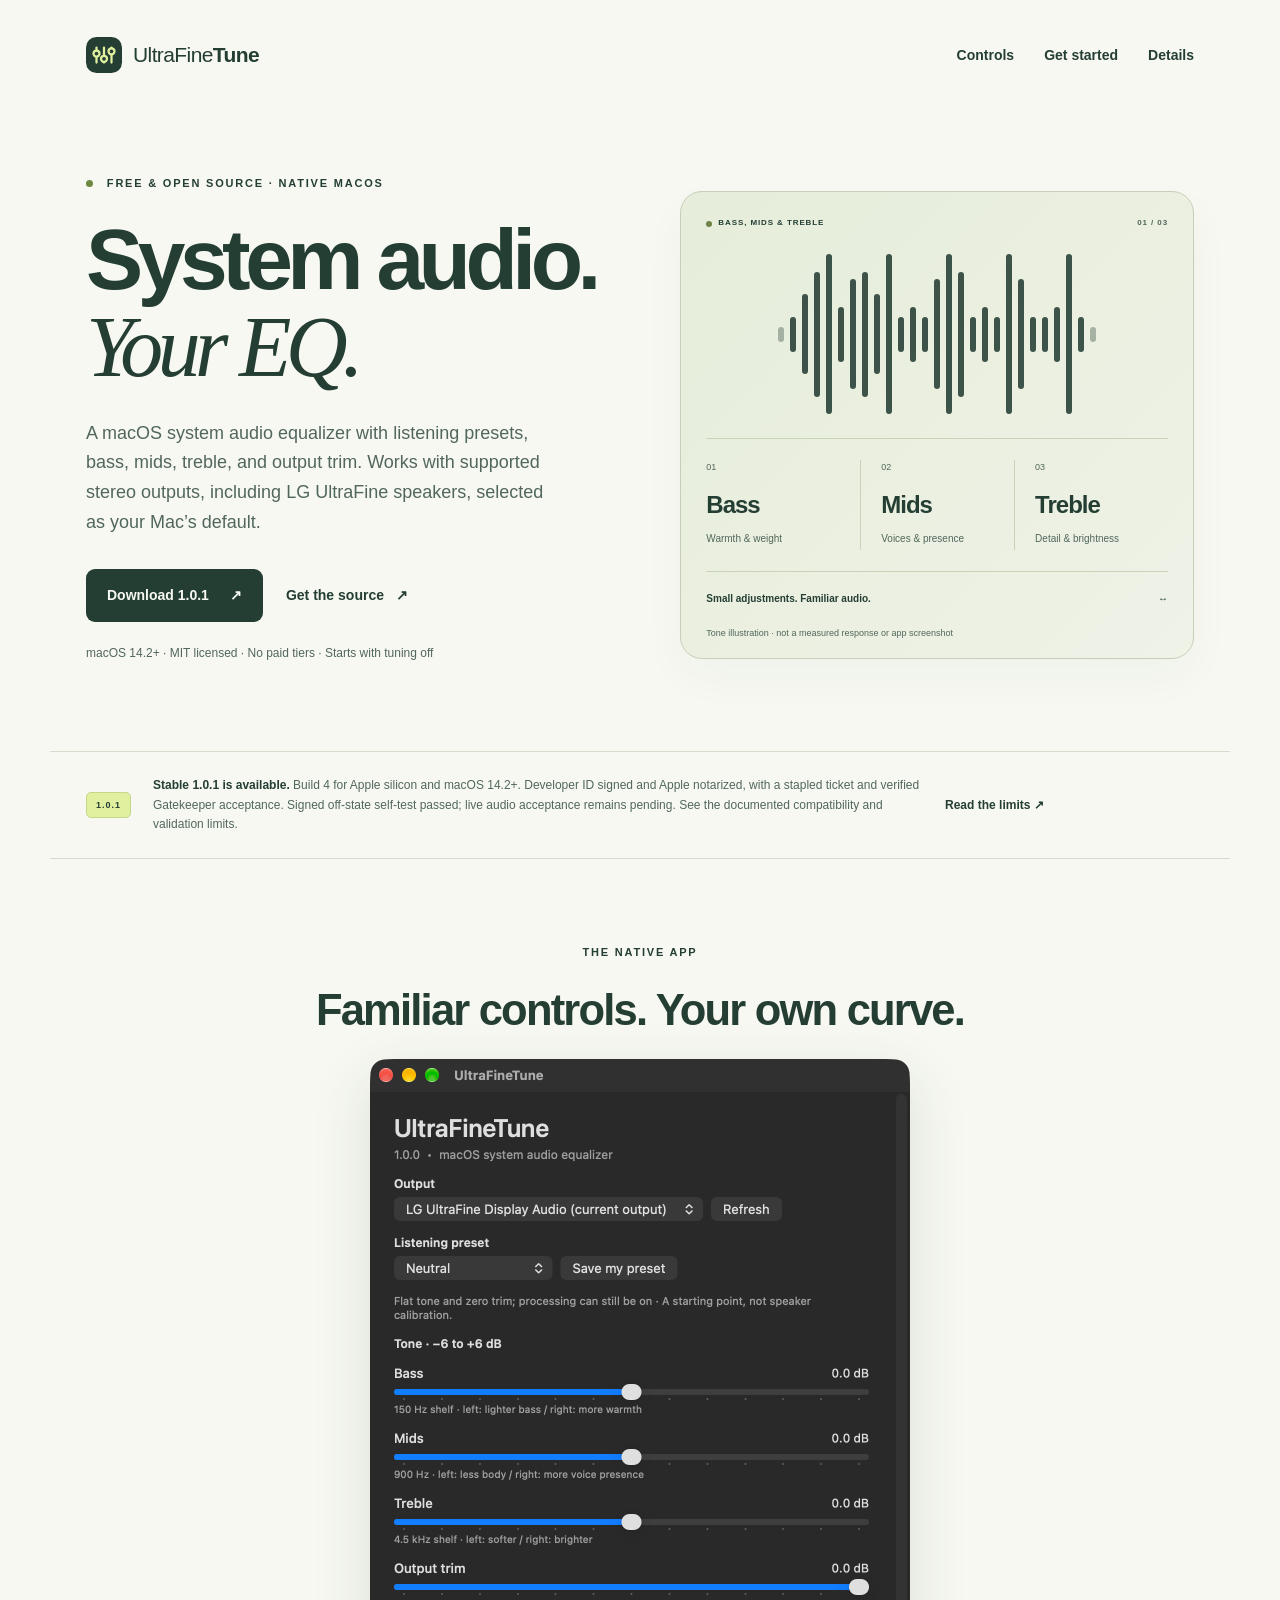
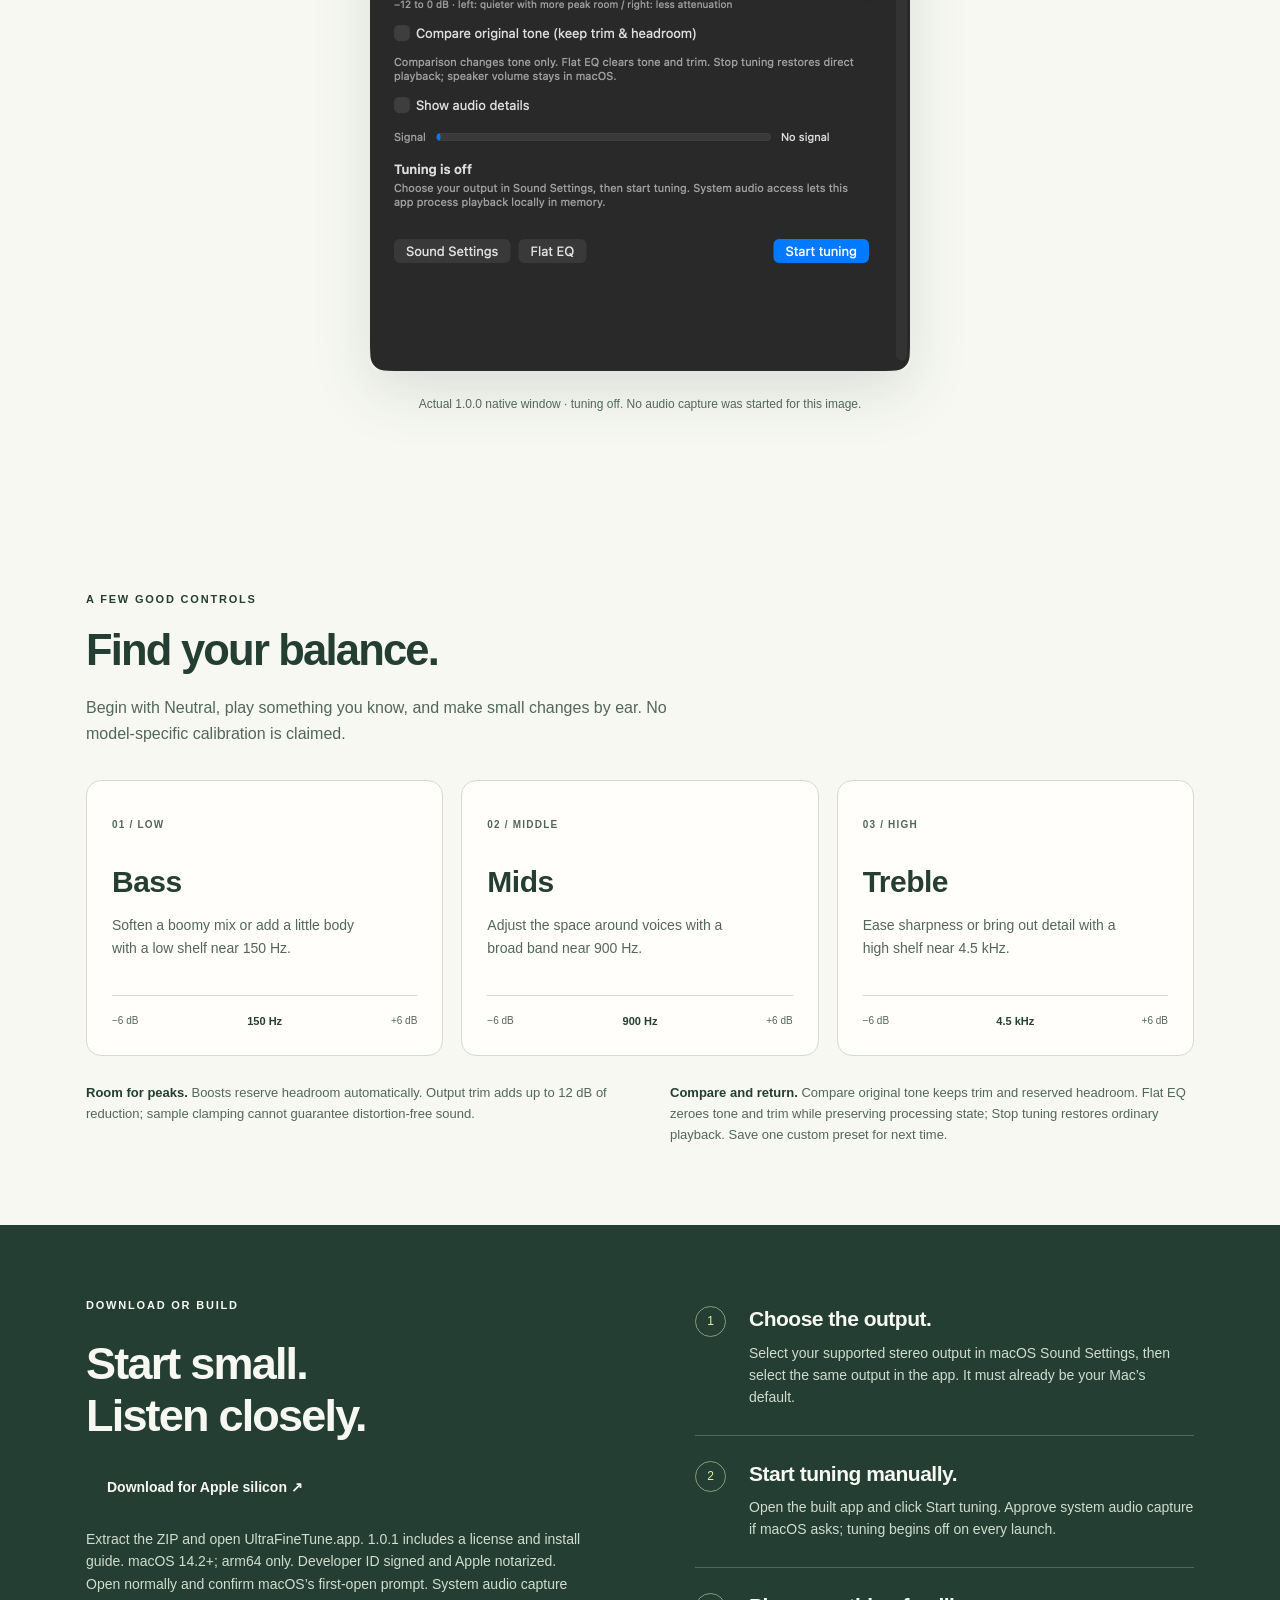
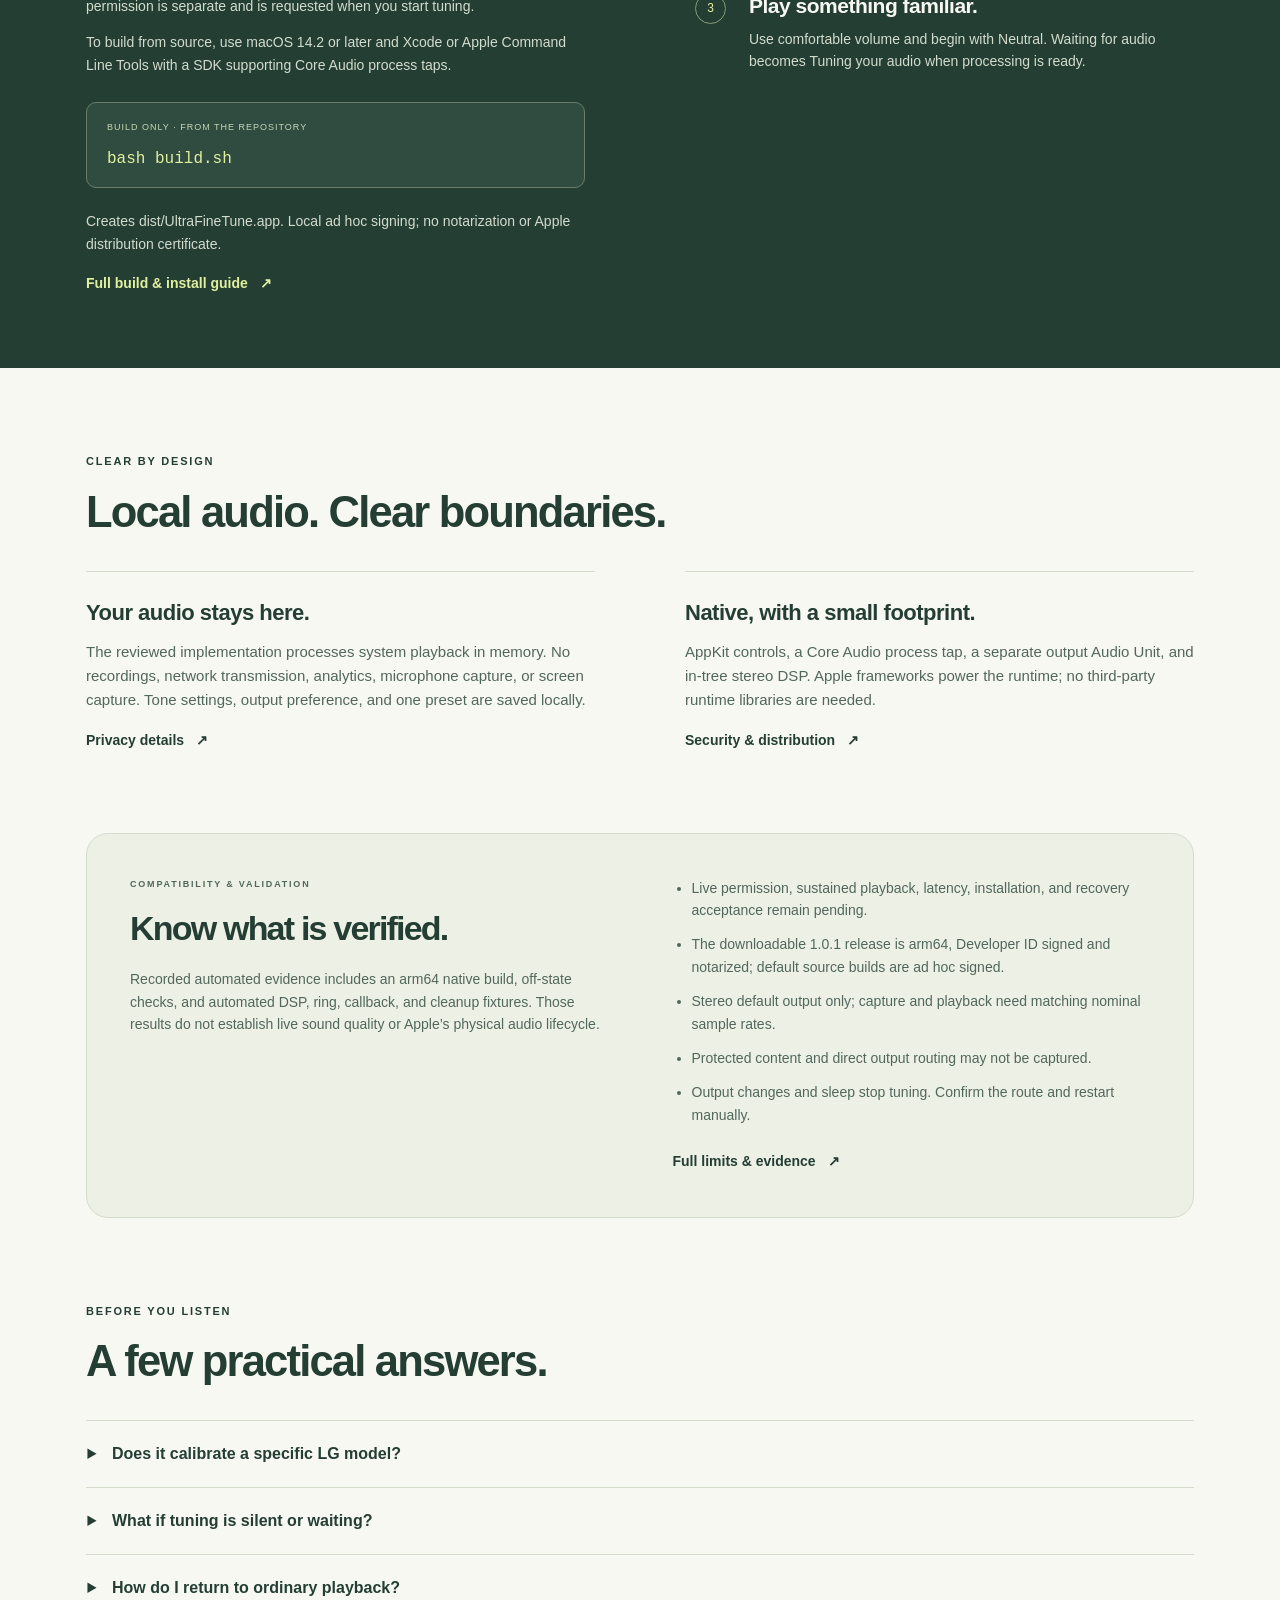
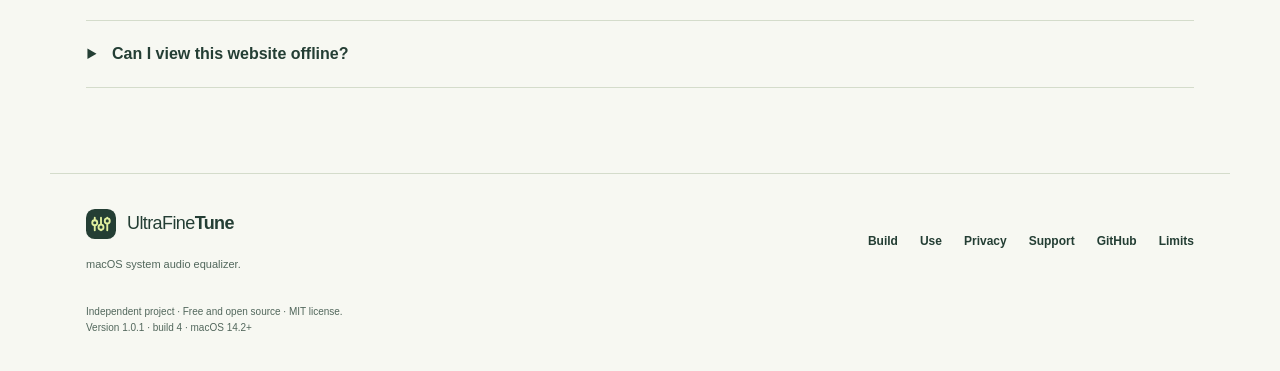
<file: docs/index.html>
<!doctype html>
<html lang="en">
<head>
  <meta charset="utf-8">
  <meta name="viewport" content="width=device-width, initial-scale=1">
  <meta name="description" content="UltraFineTune is a native macOS menu bar equalizer for local system playback. Build instructions, privacy, controls, and compatibility limits.">
  <meta name="color-scheme" content="light">
  <title>UltraFineTune — macOS system audio equalizer</title>
  <link rel="icon" type="image/svg+xml" href="assets/mark.svg">
  <link rel="stylesheet" href="assets/site.css">
</head>
<body>
<a class="skip" href="#main">Skip to content</a>
<header class="header wrap">
  <a class="brand" href="#top" aria-label="UltraFineTune home"><img src="assets/mark.svg" width="36" height="36" alt=""><span>UltraFine<b>Tune</b></span></a>
  <nav aria-label="Main navigation"><a href="#controls">Controls</a><a href="#start">Get started</a><a href="#details">Details</a></nav>
</header>
<main id="main">
  <section id="top" class="hero wrap" aria-labelledby="hero-title">
    <div class="hero-copy">
      <p class="eyebrow"><span class="dot"></span> FREE &amp; OPEN SOURCE · NATIVE MACOS</p>
      <h1 id="hero-title">System audio.<br><em>Your EQ.</em></h1>
      <p class="lede">A macOS system audio equalizer with listening presets, bass, mids, treble, and output trim. Works with supported stereo outputs, including LG UltraFine speakers, selected as your Mac’s default.</p>
      <div class="actions"><a class="button" href="https://github.com/fcw1987/UltraFineTune/releases/tag/v1.0.1">Download 1.0.1 <span aria-hidden="true">↗</span></a><a class="text-link" href="https://github.com/fcw1987/UltraFineTune">Get the source <span aria-hidden="true">↗</span></a></div>
      <p class="micro">macOS 14.2+ · MIT licensed · No paid tiers · Starts with tuning off</p>
    </div>
    <div class="tone-art" role="img" aria-label="Illustration of three frequency bands: bass, mids, and treble. Not an app screenshot or a measured response curve.">
      <div class="art-top"><span class="art-dot"></span> BASS, MIDS &amp; TREBLE <span>01 / 03</span></div>
      <div class="wave"><i></i><i></i><i></i><i></i><i></i><i></i><i></i><i></i><i></i><i></i><i></i><i></i><i></i><i></i><i></i><i></i><i></i><i></i><i></i><i></i><i></i><i></i><i></i><i></i><i></i><i></i><i></i></div>
      <div class="art-bands"><div><span>01</span><strong>Bass</strong><small>Warmth &amp; weight</small></div><div><span>02</span><strong>Mids</strong><small>Voices &amp; presence</small></div><div><span>03</span><strong>Treble</strong><small>Detail &amp; brightness</small></div></div>
      <div class="art-bottom"><span>Small adjustments. Familiar audio.</span><span aria-hidden="true">↔</span></div>
      <p class="art-caption">Tone illustration · not a measured response or app screenshot</p>
    </div>
  </section>
  <aside class="release wrap" aria-label="Release status"><span class="status-tag">1.0.1</span><p><strong>Stable 1.0.1 is available.</strong> Build 4 for Apple silicon and macOS 14.2+. Developer ID signed and Apple notarized, with a stapled ticket and verified Gatekeeper acceptance. Signed off-state self-test passed; live audio acceptance remains pending. See the documented compatibility and validation limits.</p><a href="#limits">Read the limits <span aria-hidden="true">↗</span></a></aside>
  <section class="section wrap app-demo"><p class="eyebrow">THE NATIVE APP</p><h2>Familiar controls. Your own curve.</h2><img src="assets/app-window.png" alt="UltraFineTune native app with tuning off, tone controls and listening presets" width="540" loading="lazy"><p class="micro">Actual 1.0.0 native window · tuning off. No audio capture was started for this image.</p></section>
  <section id="controls" class="section wrap" aria-labelledby="controls-title">
    <div class="section-head"><p class="eyebrow">A FEW GOOD CONTROLS</p><h2 id="controls-title">Find your balance.</h2><p>Begin with Neutral, play something you know, and make small changes by ear. No model-specific calibration is claimed.</p></div>
    <div class="cards"><article class="card"><span class="number">01 / LOW</span><h3>Bass</h3><p>Soften a boomy mix or add a little body with a low shelf near 150 Hz.</p><div class="range"><span>−6 dB</span><b>150 Hz</b><span>+6 dB</span></div></article><article class="card"><span class="number">02 / MIDDLE</span><h3>Mids</h3><p>Adjust the space around voices with a broad band near 900 Hz.</p><div class="range"><span>−6 dB</span><b>900 Hz</b><span>+6 dB</span></div></article><article class="card"><span class="number">03 / HIGH</span><h3>Treble</h3><p>Ease sharpness or bring out detail with a high shelf near 4.5 kHz.</p><div class="range"><span>−6 dB</span><b>4.5 kHz</b><span>+6 dB</span></div></article></div>
    <div class="control-notes"><p><strong>Room for peaks.</strong> Boosts reserve headroom automatically. Output trim adds up to 12 dB of reduction; sample clamping cannot guarantee distortion-free sound.</p><p><strong>Compare and return.</strong> Compare original tone keeps trim and reserved headroom. Flat EQ zeroes tone and trim while preserving processing state; Stop tuning restores ordinary playback. Save one custom preset for next time.</p></div>
  </section>
  <section id="start" class="start-section" aria-labelledby="start-title"><div class="wrap start-grid"><div><p class="eyebrow">DOWNLOAD OR BUILD</p><h2 id="start-title">Start small.<br>Listen closely.</h2><p><a class="button" href="https://github.com/fcw1987/UltraFineTune/releases/download/v1.0.1/UltraFineTune-1.0.1-macos-arm64.zip">Download for Apple silicon ↗</a></p><p>Extract the ZIP and open UltraFineTune.app. 1.0.1 includes a license and install guide. macOS 14.2+; arm64 only. Developer ID signed and Apple notarized. Open normally and confirm macOS’s first-open prompt. System audio capture permission is separate and is requested when you start tuning.</p><p>To build from source, use macOS 14.2 or later and Xcode or Apple Command Line Tools with a SDK supporting Core Audio process taps.</p><div class="code"><span>BUILD ONLY · FROM THE REPOSITORY</span><code>bash build.sh</code></div><p class="micro">Creates dist/UltraFineTune.app. Local ad hoc signing; no notarization or Apple distribution certificate.</p><a class="text-link" href="https://github.com/fcw1987/UltraFineTune/blob/main/docs/BUILD.md">Full build &amp; install guide <span aria-hidden="true">↗</span></a></div><ol class="steps"><li><span>1</span><div><h3>Choose the output.</h3><p>Select your supported stereo output in macOS Sound Settings, then select the same output in the app. It must already be your Mac’s default.</p></div></li><li><span>2</span><div><h3>Start tuning manually.</h3><p>Open the built app and click Start tuning. Approve system audio capture if macOS asks; tuning begins off on every launch.</p></div></li><li><span>3</span><div><h3>Play something familiar.</h3><p>Use comfortable volume and begin with Neutral. Waiting for audio becomes Tuning your audio when processing is ready.</p></div></li></ol></div></section>
  <section id="details" class="section wrap" aria-labelledby="details-title"><div class="section-head"><p class="eyebrow">CLEAR BY DESIGN</p><h2 id="details-title">Local audio. Clear boundaries.</h2></div><div class="details-grid"><article><h3>Your audio stays here.</h3><p>The reviewed implementation processes system playback in memory. No recordings, network transmission, analytics, microphone capture, or screen capture. Tone settings, output preference, and one preset are saved locally.</p><a class="text-link" href="privacy.html">Privacy details <span aria-hidden="true">↗</span></a></article><article><h3>Native, with a small footprint.</h3><p>AppKit controls, a Core Audio process tap, a separate output Audio Unit, and in-tree stereo DSP. Apple frameworks power the runtime; no third-party runtime libraries are needed.</p><a class="text-link" href="https://github.com/fcw1987/UltraFineTune/blob/main/docs/SECURITY.md">Security &amp; distribution <span aria-hidden="true">↗</span></a></article></div></section>
  <section id="limits" class="limits wrap" aria-labelledby="limits-title"><div><p class="eyebrow">COMPATIBILITY &amp; VALIDATION</p><h2 id="limits-title">Know what is verified.</h2><p>Recorded automated evidence includes an arm64 native build, off-state checks, and automated DSP, ring, callback, and cleanup fixtures. Those results do not establish live sound quality or Apple’s physical audio lifecycle.</p></div><div><ul><li>Live permission, sustained playback, latency, installation, and recovery acceptance remain pending.</li><li>The downloadable 1.0.1 release is arm64, Developer ID signed and notarized; default source builds are ad hoc signed.</li><li>Stereo default output only; capture and playback need matching nominal sample rates.</li><li>Protected content and direct output routing may not be captured.</li><li>Output changes and sleep stop tuning. Confirm the route and restart manually.</li></ul><a class="text-link" href="https://github.com/fcw1987/UltraFineTune/blob/main/docs/KNOWN_LIMITS.md">Full limits &amp; evidence <span aria-hidden="true">↗</span></a></div></section>
  <section class="section wrap faq" aria-labelledby="faq-title"><div class="section-head"><p class="eyebrow">BEFORE YOU LISTEN</p><h2 id="faq-title">A few practical answers.</h2></div><details><summary>Does it calibrate a specific LG model?</summary><p>No measured acoustic correction is supplied. Neutral, Everyday, Podcast / Speech, Gaming, Music, Clearer voices, Less boom, and Softer treble are starting points for adjustment by ear. This is an independent project without LG endorsement.</p></details><details><summary>What if tuning is silent or waiting?</summary><p>Stop tuning, confirm ordinary playback and your default output, and check system audio capture permission. After changing permission, quit and reopen the app. Some protected or directly routed audio may not be captured.</p></details><details><summary>How do I return to ordinary playback?</summary><p>Click Stop tuning or Quit. Compare original tone only removes the tone adjustment; it keeps trim and headroom. Flat EQ zeroes gains and trim without changing whether processing is running. Live quit, force-quit, disconnect, and sleep recovery still require hardware acceptance.</p></details><details><summary>Can I view this website offline?</summary><p>Yes. Open index.html in the docs folder. This page uses local CSS and SVG, system fonts, and native HTML controls. It needs no JavaScript, remote fonts, or CDN. Hosting providers may keep their own access logs.</p></details></section>
</main>
<footer class="footer wrap"><div><a class="brand" href="#top"><img src="assets/mark.svg" width="30" height="30" alt=""><span>UltraFine<b>Tune</b></span></a><p>macOS system audio equalizer.</p></div><div class="footer-links"><a href="https://github.com/fcw1987/UltraFineTune/blob/main/docs/BUILD.md">Build</a><a href="https://github.com/fcw1987/UltraFineTune/blob/main/docs/USAGE.md">Use</a><a href="privacy.html">Privacy</a><a href="support.html">Support</a><a href="https://github.com/fcw1987/UltraFineTune">GitHub</a><a href="https://github.com/fcw1987/UltraFineTune/blob/main/docs/KNOWN_LIMITS.md">Limits</a></div><p class="legal">Independent project · Free and open source · MIT license.<br>Version 1.0.1 · build 4 · macOS 14.2+</p></footer>
</body>
</html>
</file>
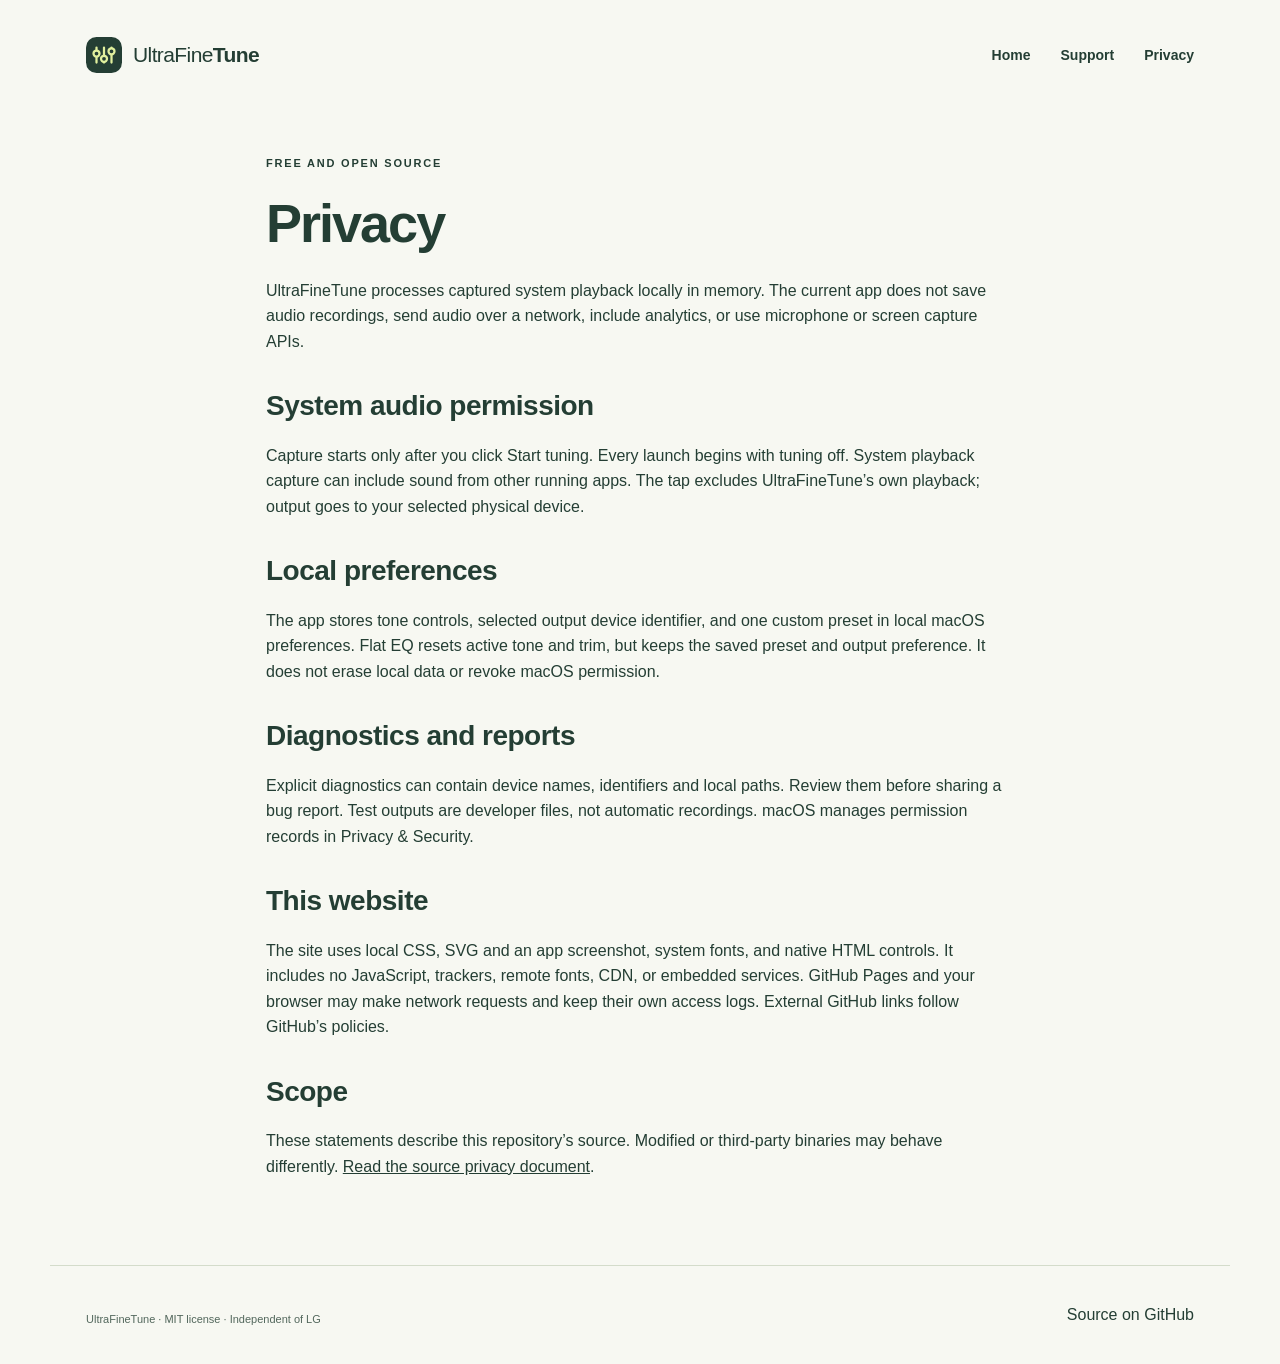
<file: docs/privacy.html>
<!doctype html><html lang="en"><head><meta charset="utf-8"><meta name="viewport" content="width=device-width,initial-scale=1"><title>Privacy · UltraFineTune</title><link rel="icon" href="assets/mark.svg"><link rel="stylesheet" href="assets/site.css"></head><body><a class="skip" href="#main">Skip to content</a><header class="header wrap"><a class="brand" href="index.html"><img src="assets/mark.svg" width="36" height="36" alt=""><span>UltraFine<b>Tune</b></span></a><nav aria-label="Main navigation"><a href="index.html">Home</a><a href="support.html">Support</a><a href="privacy.html">Privacy</a></nav></header><main id="main" class="wrap page-copy"><p class="eyebrow">FREE AND OPEN SOURCE</p><h1>Privacy</h1><p>UltraFineTune processes captured system playback locally in memory. The current app does not save audio recordings, send audio over a network, include analytics, or use microphone or screen capture APIs.</p><h2>System audio permission</h2><p>Capture starts only after you click Start tuning. Every launch begins with tuning off. System playback capture can include sound from other running apps. The tap excludes UltraFineTune’s own playback; output goes to your selected physical device.</p><h2>Local preferences</h2><p>The app stores tone controls, selected output device identifier, and one custom preset in local macOS preferences. Flat EQ resets active tone and trim, but keeps the saved preset and output preference. It does not erase local data or revoke macOS permission.</p><h2>Diagnostics and reports</h2><p>Explicit diagnostics can contain device names, identifiers and local paths. Review them before sharing a bug report. Test outputs are developer files, not automatic recordings. macOS manages permission records in Privacy &amp; Security.</p><h2>This website</h2><p>The site uses local CSS, SVG and an app screenshot, system fonts, and native HTML controls. It includes no JavaScript, trackers, remote fonts, CDN, or embedded services. GitHub Pages and your browser may make network requests and keep their own access logs. External GitHub links follow GitHub’s policies.</p><h2>Scope</h2><p>These statements describe this repository’s source. Modified or third-party binaries may behave differently. <a href="https://github.com/fcw1987/UltraFineTune/blob/main/docs/PRIVACY.md">Read the source privacy document</a>.</p></main><footer class="footer wrap"><p>UltraFineTune · MIT license · Independent of LG</p><a href="https://github.com/fcw1987/UltraFineTune">Source on GitHub</a></footer></body></html>
</file>
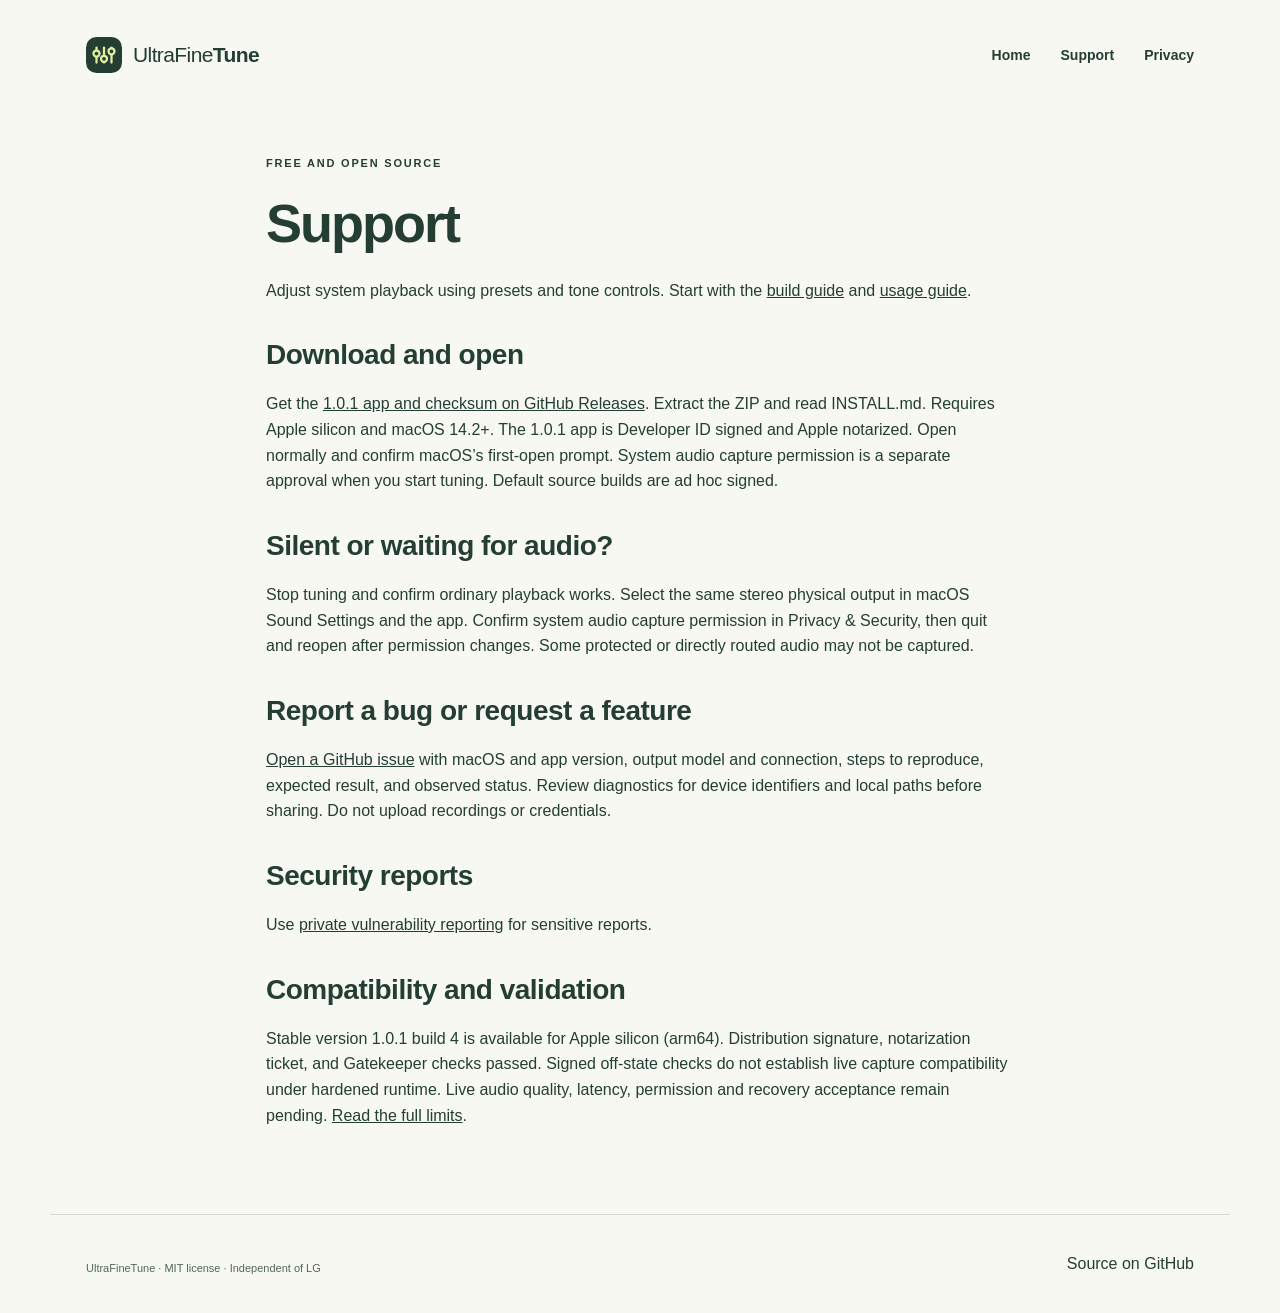
<file: docs/support.html>
<!doctype html><html lang="en"><head><meta charset="utf-8"><meta name="viewport" content="width=device-width,initial-scale=1"><title>Support · UltraFineTune</title><link rel="icon" href="assets/mark.svg"><link rel="stylesheet" href="assets/site.css"></head><body><a class="skip" href="#main">Skip to content</a><header class="header wrap"><a class="brand" href="index.html"><img src="assets/mark.svg" width="36" height="36" alt=""><span>UltraFine<b>Tune</b></span></a><nav aria-label="Main navigation"><a href="index.html">Home</a><a href="support.html">Support</a><a href="privacy.html">Privacy</a></nav></header><main id="main" class="wrap page-copy"><p class="eyebrow">FREE AND OPEN SOURCE</p><h1>Support</h1><p>Adjust system playback using presets and tone controls. Start with the <a href="https://github.com/fcw1987/UltraFineTune/blob/main/docs/BUILD.md">build guide</a> and <a href="https://github.com/fcw1987/UltraFineTune/blob/main/docs/USAGE.md">usage guide</a>.</p><h2>Download and open</h2><p>Get the <a href="https://github.com/fcw1987/UltraFineTune/releases/tag/v1.0.1">1.0.1 app and checksum on GitHub Releases</a>. Extract the ZIP and read INSTALL.md. Requires Apple silicon and macOS 14.2+. The 1.0.1 app is Developer ID signed and Apple notarized. Open normally and confirm macOS’s first-open prompt. System audio capture permission is a separate approval when you start tuning. Default source builds are ad hoc signed.</p><h2>Silent or waiting for audio?</h2><p>Stop tuning and confirm ordinary playback works. Select the same stereo physical output in macOS Sound Settings and the app. Confirm system audio capture permission in Privacy &amp; Security, then quit and reopen after permission changes. Some protected or directly routed audio may not be captured.</p><h2>Report a bug or request a feature</h2><p><a href="https://github.com/fcw1987/UltraFineTune/issues">Open a GitHub issue</a> with macOS and app version, output model and connection, steps to reproduce, expected result, and observed status. Review diagnostics for device identifiers and local paths before sharing. Do not upload recordings or credentials.</p><h2>Security reports</h2><p>Use <a href="https://github.com/fcw1987/UltraFineTune/security/advisories/new">private vulnerability reporting</a> for sensitive reports.</p><h2>Compatibility and validation</h2><p>Stable version 1.0.1 build 4 is available for Apple silicon (arm64). Distribution signature, notarization ticket, and Gatekeeper checks passed. Signed off-state checks do not establish live capture compatibility under hardened runtime. Live audio quality, latency, permission and recovery acceptance remain pending. <a href="https://github.com/fcw1987/UltraFineTune/blob/main/docs/KNOWN_LIMITS.md">Read the full limits</a>.</p></main><footer class="footer wrap"><p>UltraFineTune · MIT license · Independent of LG</p><a href="https://github.com/fcw1987/UltraFineTune">Source on GitHub</a></footer></body></html>
</file>
<file: docs/assets/site.css>
:root{--paper:#f7f8f2;--ink:#243e34;--muted:#52675c;--line:#d4dccb;--lime:#e1f09e;--soft:#edf0e5;--white:#fff;--radius:22px}*{box-sizing:border-box}html{scroll-behavior:smooth;scroll-padding-top:28px}body{margin:0;background:var(--paper);color:var(--ink);font-family:-apple-system,BlinkMacSystemFont,"Segoe UI",sans-serif;font-size:16px;line-height:1.6}a{color:inherit;text-decoration:none}a:hover{text-decoration:underline;text-underline-offset:5px}a:focus-visible,summary:focus-visible{outline:3px solid #687f27;outline-offset:6px;border-radius:3px}img{display:block}p,h1,h2,h3{margin-top:0}.wrap{max-width:1180px;margin:0 auto;padding:0 36px}.header{min-height:110px;display:flex;align-items:center;justify-content:space-between;gap:24px}.brand{display:inline-flex;gap:11px;align-items:center;font-size:21px;font-weight:450;letter-spacing:-.6px}.brand b{font-weight:750}.header nav{display:flex;gap:30px;font-size:14px;font-weight:650}.hero{display:grid;grid-template-columns:1.05fr 1fr;gap:55px;padding-top:65px;padding-bottom:76px;align-items:center}.eyebrow{font-size:11px;font-weight:750;letter-spacing:1.8px;margin-bottom:23px}.dot{display:inline-block;width:7px;height:7px;background:#6f8841;border-radius:50%;margin-right:9px}h1{font-size:clamp(64px,6.7vw,88px);line-height:1.02;font-weight:600;letter-spacing:-5.5px;margin-bottom:27px}h1 em{font-family:Georgia,"Times New Roman",serif;font-weight:400}h2{font-size:clamp(32px,3.4vw,45px);line-height:1.15;font-weight:600;letter-spacing:-1.8px;margin-bottom:20px}h3{font-size:22px;line-height:1.25;letter-spacing:-.5px;margin-bottom:14px}.lede{font-size:18px;color:var(--muted);max-width:460px;line-height:1.65}.actions{display:flex;gap:23px;align-items:center;margin-top:32px;flex-wrap:wrap}.button{display:inline-flex;align-items:center;gap:21px;background:var(--ink);color:var(--paper);padding:15px 21px;border-radius:9px;font-size:14px;font-weight:650}.text-link{display:inline-block;font-size:14px;font-weight:650;line-height:1.5}.text-link span{margin-left:8px}.micro{font-size:12px;color:var(--muted);margin-top:22px;line-height:1.65}.tone-art{border:1px solid #c6d0b9;border-radius:var(--radius);background:linear-gradient(135deg,#e6edda,#eff2e7);box-shadow:0 18px 45px #243e3409;position:relative;overflow:hidden}.art-top{display:flex;align-items:center;gap:6px;font-size:8px;letter-spacing:.9px;font-weight:700;padding:25px 25px 0}.art-top>span:last-child{margin-left:auto;color:var(--muted)}.art-dot{width:6px;height:6px;background:#708448;border-radius:50%}.wave{height:208px;display:flex;gap:6px;align-items:center;justify-content:center;padding:30px 35px}.wave i{width:6px;min-width:3px;border-radius:10px;background:var(--ink);height:var(--height,35px);opacity:.88}.wave i:nth-child(3n){height:80px}.wave i:nth-child(4n){height:125px}.wave i:nth-child(5n){height:160px}.wave i:nth-child(6n){height:55px}.wave i:nth-child(7n){height:110px}.wave i:first-child,.wave i:last-child{height:15px;opacity:.35}.art-bands{display:grid;grid-template-columns:repeat(3,1fr);border-top:1px solid #c8d4b9;border-bottom:1px solid #c8d4b9;margin:0 25px;padding:21px 0}.art-bands>div+div{border-left:1px solid #c8d4b9;padding-left:20px}.art-bands span{font-size:9px;color:var(--muted);display:block;margin-bottom:11px}.art-bands strong{font-size:24px;font-weight:550;letter-spacing:-1px;display:block}.art-bands small{font-size:10px;color:var(--muted)}.art-bottom{padding:19px 25px;display:flex;justify-content:space-between;font-size:10px;font-weight:600}.art-caption{margin:0;padding:0 25px 18px;font-size:9px;color:var(--muted)}.release{display:flex;gap:22px;align-items:center;border-top:1px solid var(--line);border-bottom:1px solid var(--line);padding-top:24px;padding-bottom:24px}.status-tag{background:var(--lime);border:1px solid #c4d78b;border-radius:5px;padding:5px 9px;white-space:nowrap;font-size:9px;letter-spacing:1px;font-weight:800}.release p{margin:0;font-size:12px;color:var(--muted);flex:1;max-width:770px}.release strong{color:var(--ink)}.release>a{font-size:12px;white-space:nowrap;font-weight:650}.section{padding-top:85px;padding-bottom:80px}.section-head{max-width:630px;margin-bottom:34px}.section-head .eyebrow{margin-bottom:16px}.section-head>p:last-child{color:var(--muted)}.cards{display:grid;grid-template-columns:repeat(3,1fr);gap:18px}.card{background:#fffefa;border:1px solid var(--line);padding:29px 25px 24px;border-radius:15px}.number{font-size:10px;letter-spacing:1.2px;font-weight:650;color:var(--muted)}.card h3{font-size:30px;margin-top:27px;margin-bottom:14px}.card p{font-size:14px;color:var(--muted);min-height:67px;max-width:270px}.range{display:flex;justify-content:space-between;gap:12px;border-top:1px solid var(--line);padding-top:17px;font-size:10px;color:var(--muted)}.range b{color:var(--ink);font-size:11px}.control-notes{display:grid;grid-template-columns:1fr 1fr;gap:60px;margin-top:27px}.control-notes p{font-size:13px;color:var(--muted);margin:0}.control-notes strong{color:var(--ink)}.start-section{background:var(--ink);color:var(--paper);padding:72px 0}.start-grid{display:grid;grid-template-columns:1fr 1fr;gap:110px}.start-grid>div>p:not(.eyebrow){font-size:14px;color:#d2dccd}.start-grid h2{font-size:45px}.code{border:1px solid #6a7d68;background:#304b40;border-radius:10px;padding:17px 20px;margin-top:26px}.code span{display:block;letter-spacing:1px;font-size:9px;color:#c4d6b4;margin-bottom:10px}.code code{font:16px ui-monospace,SFMono-Regular,Consolas,monospace;color:var(--lime)}.start-grid .text-link{color:var(--lime)}.steps{list-style:none;padding:0;margin:0}.steps li{display:flex;gap:23px;padding:9px 0 26px}.steps li+li{padding-top:25px;border-top:1px solid #53685a}.steps li>span{flex:0 0 31px;height:31px;border:1px solid #889a76;border-radius:50%;display:grid;place-items:center;font-size:12px;color:var(--lime)}.steps h3{font-size:21px;margin-bottom:9px}.steps p{font-size:14px;color:#d2dccd;margin:0}.details-grid{display:grid;grid-template-columns:1fr 1fr;gap:90px}.details-grid p{font-size:15px;color:var(--muted)}.details-grid article{border-top:1px solid var(--line);padding-top:27px}.limits{background:var(--soft);border:1px solid var(--line);border-radius:var(--radius);padding:43px;display:grid;grid-template-columns:1fr 1fr;gap:65px;width:calc(100% - 72px);max-width:1108px}.limits p,.limits li{color:var(--muted);font-size:14px}.limits h2{font-size:34px}.limits .eyebrow{font-size:9px;margin-bottom:18px}.limits ul{padding-left:19px;margin:0 0 22px}.limits li{margin-bottom:12px}.faq{padding-bottom:85px}details{border-top:1px solid var(--line);padding:20px 0}details:last-child{border-bottom:1px solid var(--line)}summary{font-size:16px;font-weight:600;cursor:pointer;list-style-position:outside;margin-left:20px;padding-left:6px}details p{color:var(--muted);font-size:14px;max-width:820px;margin:16px 0 0 26px}.footer{display:flex;flex-wrap:wrap;align-items:center;gap:25px;justify-content:space-between;border-top:1px solid var(--line);padding-top:35px;padding-bottom:35px}.footer .brand{font-size:18px}.footer p{font-size:11px;color:var(--muted);margin:10px 0 0}.footer-links{display:flex;gap:22px;font-size:12px;font-weight:650}.footer .legal{flex-basis:100%;font-size:10px;margin-top:5px}.skip{position:fixed;top:12px;left:12px;z-index:10;background:var(--ink);color:white;padding:10px 15px;border-radius:5px;transform:translateY(-150%)}.skip:focus{transform:none}@media(max-width:900px){.hero{gap:28px;grid-template-columns:1fr 1fr}.hero .actions{gap:17px}h1{font-size:64px;letter-spacing:-4px}.lede{font-size:16px}.art-top{font-size:7px;padding:21px 18px 0}.art-top>span:last-child{display:none}.art-bands{margin:0 18px}.art-bands>div+div{padding-left:12px}.art-bands strong{font-size:22px}.art-bands small{font-size:8px}.wave{gap:5px;padding:25px 22px}.start-grid{gap:50px}.details-grid{gap:45px}.limits{gap:35px}.release{gap:15px}.control-notes{gap:35px}}@media(max-width:680px){.wrap{padding-left:22px;padding-right:22px}.header{min-height:88px;gap:16px;flex-wrap:wrap;padding-top:19px;padding-bottom:15px}.brand{font-size:19px}.header nav{gap:19px;font-size:12px}.hero{grid-template-columns:1fr;padding-top:36px;padding-bottom:38px;gap:31px}h1{font-size:69px;letter-spacing:-4.5px}.hero-copy{max-width:500px}.lede{font-size:17px}.actions{margin-top:26px}.tone-art{max-width:490px;width:100%}.wave{height:190px;gap:7px}.art-top{font-size:8px}.art-top>span:last-child{display:block}.art-bands strong{font-size:26px}.art-bands small{font-size:10px}.release{flex-wrap:wrap;padding-top:20px;padding-bottom:20px}.release p{flex-basis:calc(100% - 95px)}.release>a{margin-left:88px}.section{padding-top:53px;padding-bottom:48px}.cards{grid-template-columns:1fr;gap:13px}.card{padding:24px}.card h3{margin-top:17px}.card p{min-height:0;max-width:100%}.control-notes,.start-grid,.details-grid,.limits{grid-template-columns:1fr;gap:27px}.control-notes{gap:17px}.start-section{padding:48px 0}.start-grid h2{font-size:40px}.steps{margin-top:12px}.details-grid{gap:30px}.limits{width:calc(100% - 44px);padding:27px;gap:17px}.limits h2{font-size:32px}.limits p{margin-bottom:0}.faq{padding-bottom:50px}.footer{padding-top:27px;padding-bottom:27px;gap:23px}.footer-links{gap:23px;flex-wrap:wrap}.footer .legal{margin:0}.header nav a{padding:4px 0}summary{font-size:15px}}@media(prefers-reduced-motion:reduce){html{scroll-behavior:auto}}@media print{body{background:white;color:black}.header nav,.actions,.skip,.tone-art{display:none}.hero,.start-grid,.details-grid,.limits{display:block}.hero,.section{padding-top:25px;padding-bottom:25px}.start-section{background:white;color:black}.start-grid>div>p:not(.eyebrow),.steps p{color:#333}.wrap{max-width:none;padding-left:0;padding-right:0}.limits{width:100%;border:0;padding:0}.cards{gap:10px}.card{break-inside:avoid}.code{background:#eee}.code code{color:black}.code span{color:#333}details p{display:block}a{text-decoration:underline}}

.app-demo{text-align:center}.app-demo img{max-width:100%;height:auto;margin:24px auto;border-radius:12px;box-shadow:0 20px 60px #243e3422}.page-copy{max-width:820px;padding-top:45px;padding-bottom:70px}.page-copy h1{font-size:54px;letter-spacing:-2px}.page-copy h2{font-size:28px;letter-spacing:-.5px;margin-top:36px}.page-copy a{text-decoration:underline}.page-copy code{overflow-wrap:anywhere}
</file>
